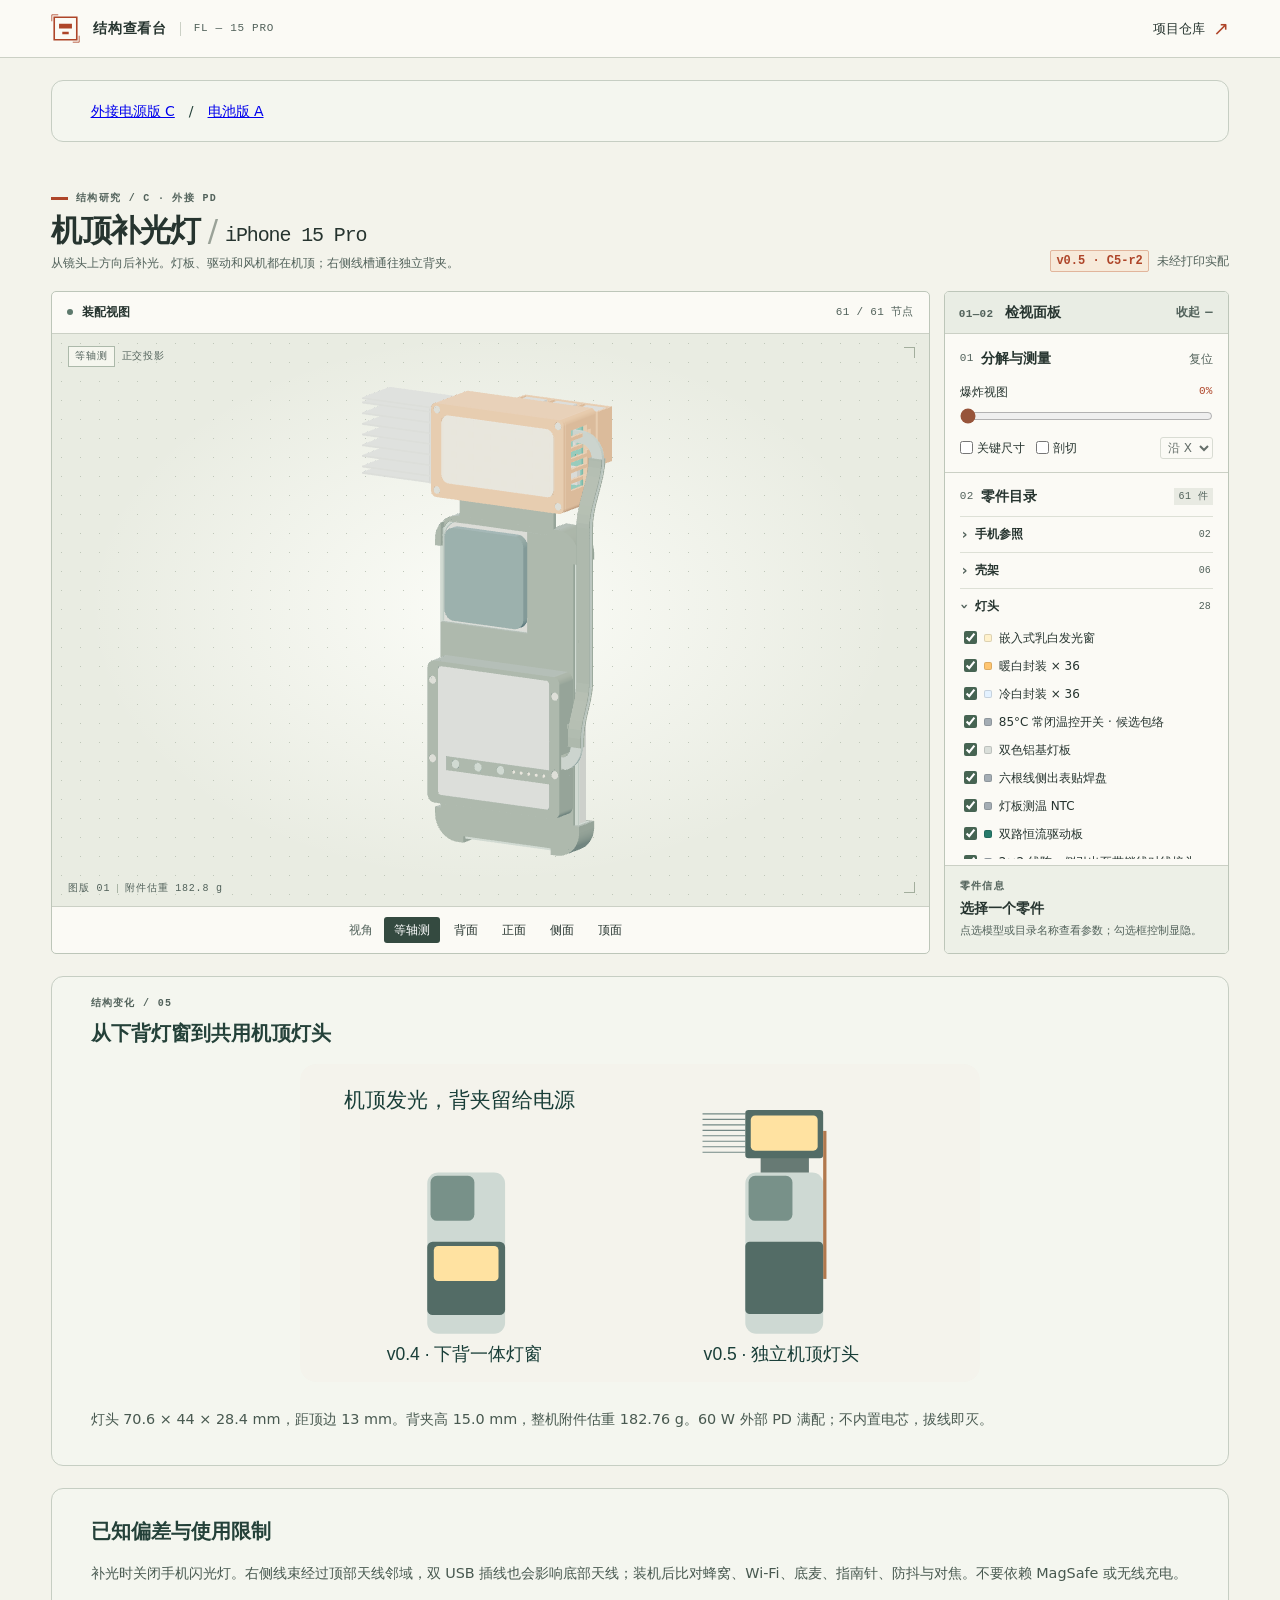
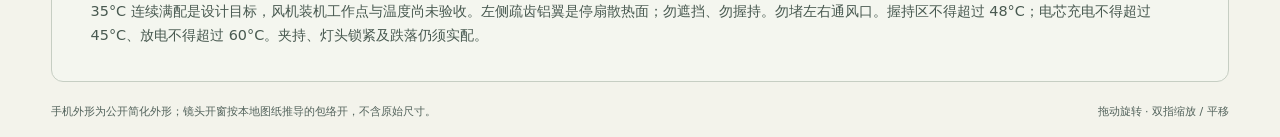
<file: web/index.html>
<!doctype html>
<html lang="zh-CN">
<head>
<meta charset="utf-8"><meta name="viewport" content="width=device-width,initial-scale=1">
<meta name="theme-color" content="#f5f4ee"><title>全贴合背夹补光灯 · 结构查看台</title>
<link rel="icon" href="data:,"><link rel="stylesheet" href="./style.css?v=C5-r2">
<script type="importmap">{"imports":{"three":"./vendor/three.module.js"}}</script>
</head>
<body>
<header class="mast">
  <div class="identity"><svg class="mark" viewBox="0 0 36 36" aria-hidden="true"><path d="M4 4h28v28H4z" fill="none" stroke="currentColor" stroke-width="2"/><path d="M10 12h16v6H10zM14 22h8v3h-8z" fill="currentColor"/><path d="M1 9V1h8m18 34h8v-8" fill="none" stroke="currentColor"/></svg><span>结构查看台</span><i></i><span class="project-id">FL — 15 PRO</span></div>
  <a href="https://github.com/jodancain/fill-light-15pro" target="_blank" rel="noopener noreferrer" class="repo">项目仓库 <span aria-hidden="true">↗</span></a>
</header>
<main>
  <nav class="options" aria-label="版本切换"><a href="./index.html?v=C5-r2">外接电源版 C</a>　/　<a href="./battery.html?v=A5-r2">电池版 A</a></nav>
  <section class="intro"><div><div class="eyebrow"><i></i> 结构研究 / C · 外接 PD</div><h1>机顶补光灯<span> / </span><small>iPhone 15 Pro</small></h1><p>从镜头上方向后补光。灯板、驱动和风机都在机顶；右侧线槽通往独立背夹。</p></div><div class="revision"><span>v0.5 · C5-r2</span> 未经打印实配</div></section>
  <div class="workbench">
    <section class="viewport" aria-label="三维装配视图">
      <div class="viewbar"><div><span class="live-dot"></span><strong>装配视图</strong></div><span class="mono" id="vis-count">— / —</span></div>
      <div id="stage">
        <canvas id="canvas" tabindex="0" aria-label="三维模型：拖动旋转，滚轮或双指缩放，右键或双指平移"></canvas>
        <svg id="annotations" aria-hidden="true"></svg>
        <div class="stage-legend"><span id="view-title">等轴测</span><span id="projection">正交投影</span></div>
        <div class="registration reg-a"></div><div class="registration reg-b"></div>
        <div id="status" role="status">正在载入结构模型…</div>
        <div class="plate"><span>图版 01</span><i></i><span id="weight">装配研究</span></div>
        <div id="picked" hidden></div>
      </div>
      <nav id="views" aria-label="预设视角"><span class="tool-label">视角</span>
        <button data-view="iso" aria-pressed="true">等轴测</button><button data-view="back">背面</button><button data-view="front">正面</button><button data-view="side">侧面</button><button data-view="top">顶面</button>
      </nav>
    </section>
    <aside class="panel" id="panel">
      <button class="panel-head" id="panel-toggle" aria-controls="panel-body" aria-expanded="true"><span><span class="sect-no">01—02</span> 检视面板</span><span class="fold">收起 −</span></button>
      <div id="panel-body">
        <section class="tools"><div class="section-title"><span class="sect-no">01</span><h2>分解与测量</h2><button id="reset">复位</button></div>
          <label class="range-label" for="explode">爆炸视图 <output id="explode-val" for="explode">0%</output></label>
          <input id="explode" type="range" min="0" max="100" step="1" value="0">
          <div class="switches"><label><input id="dims" type="checkbox"> 关键尺寸</label><label><input id="clip" type="checkbox"> 剖切</label>
          <select aria-label="剖切轴" id="axis" disabled><option value="x">沿 X</option><option value="y">沿 Y</option></select></div>
          <div id="slice" hidden><label class="range-label" for="cut-pos">剖切位置 <output id="cut-val">— mm</output></label><input id="cut-pos" type="range" step=".1"></div>
        </section>
        <section class="inventory"><div class="section-title"><span class="sect-no">02</span><h2>零件目录</h2><span id="part-count" class="count">—</span></div>
          <div id="groups"></div>
        </section>
        <section id="detail" aria-live="polite"><div class="eyebrow">零件信息</div><strong>选择一个零件</strong><p>点选模型或目录名称查看参数；勾选框控制显隐。</p></section>
      </div>
    </aside>
  </div>
  <section class="options"><div class="eyebrow">结构变化 / 05</div><h2>从下背灯窗到共用机顶灯头</h2><figure class="compare-image"><img src="./models/comparison05.svg?v=C5-r2" alt="同尺度示意：v0.4 灯窗在下背面，v0.5 在手机上方，右侧走线。"></figure><p>灯头 70.6 × 44 × 28.4 mm，距顶边 13 mm。背夹高 15.0 mm，整机附件估重 182.76 g。60 W 外部 PD 满配；不内置电芯，拔线即灭。</p></section>
  <section class="options"><h2>已知偏差与使用限制</h2><p>补光时关闭手机闪光灯。右侧线束经过顶部天线邻域，双 USB 插线也会影响底部天线；装机后比对蜂窝、Wi-Fi、底麦、指南针、防抖与对焦。不要依赖 MagSafe 或无线充电。</p><p>35°C 连续满配是设计目标，风机装机工作点与温度尚未验收。左侧疏齿铝翼是停扇散热面；勿遮挡、勿握持。勿堵左右通风口。握持区不得超过 48°C；电芯充电不得超过 45°C、放电不得超过 60°C。夹持、灯头锁紧及跌落仍须实配。</p></section>
  <footer><span>手机外形为公开简化外形；镜头开窗按本地图纸推导的包络开，不含原始尺寸。</span><span>拖动旋转 · 双指缩放 / 平移</span></footer>
</main>
<script type="module" src="./app.js?v=C5-r2"></script>
</body></html>
</file>
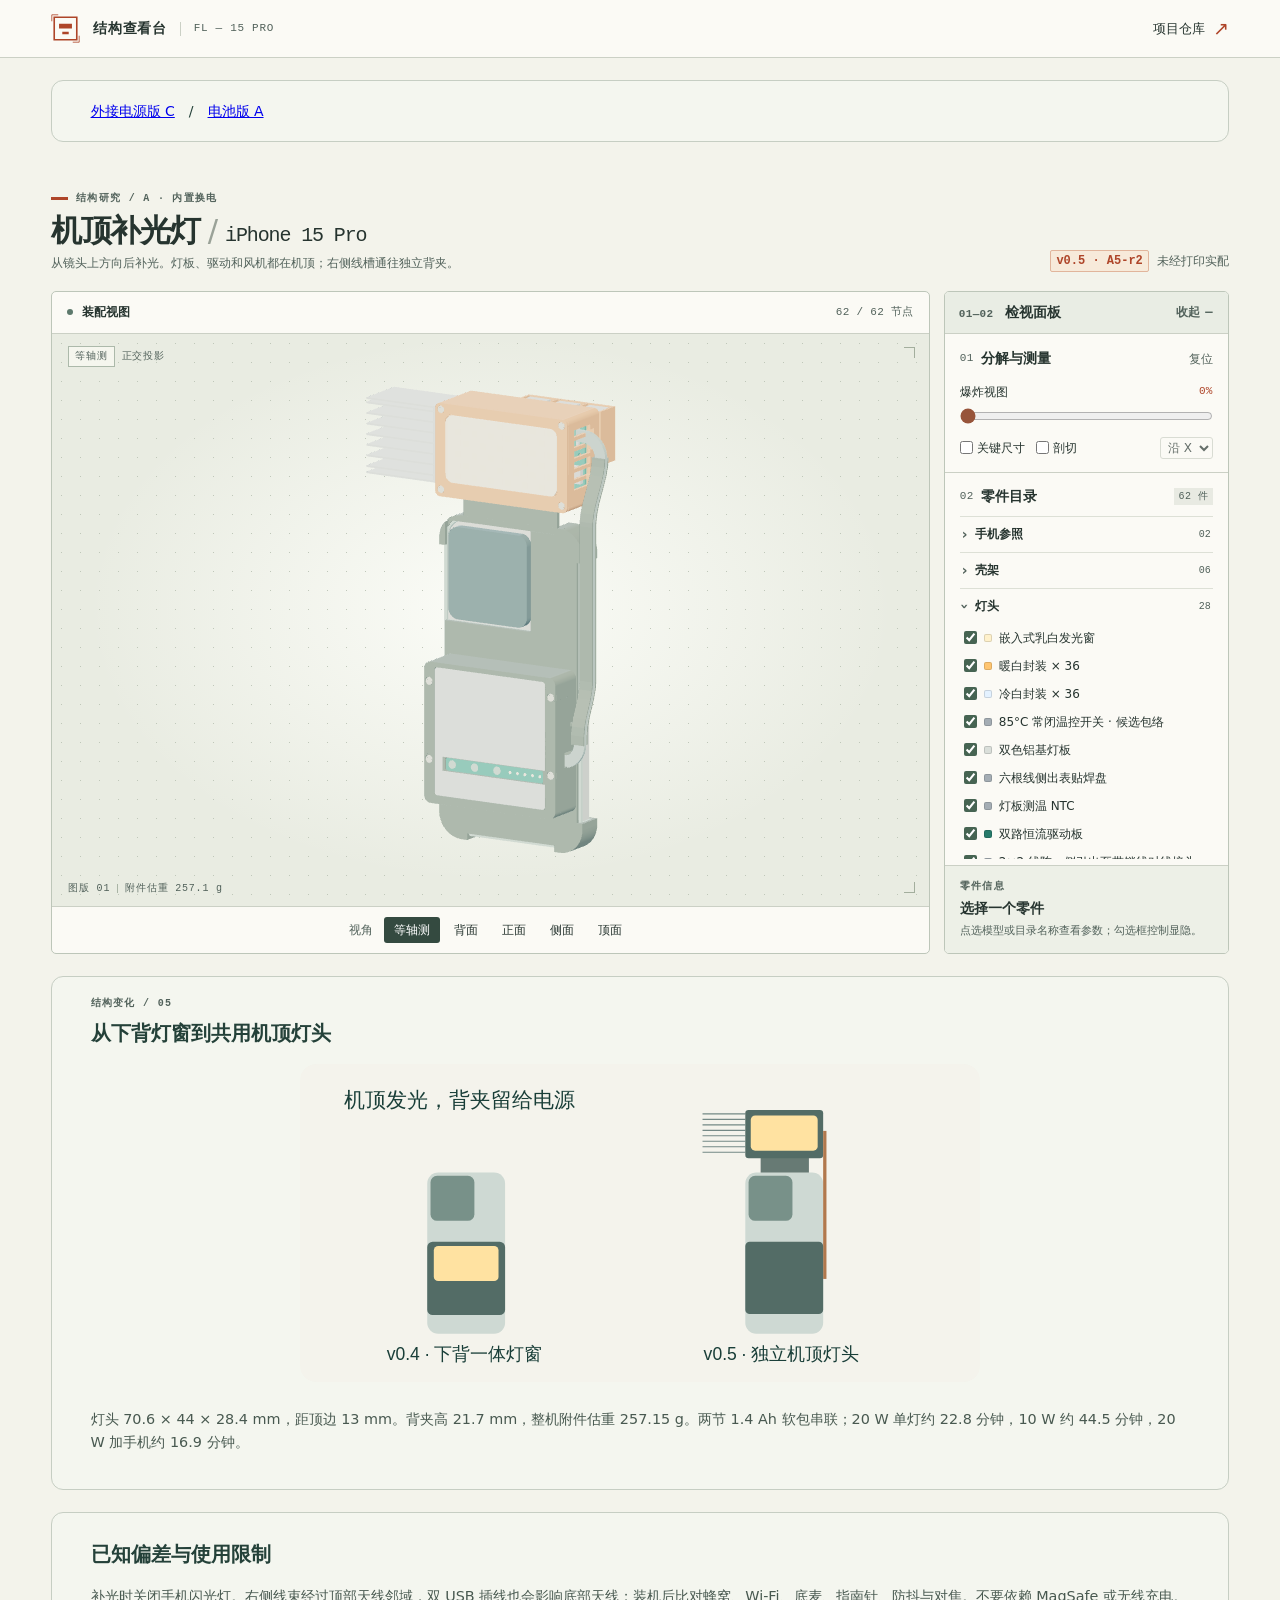
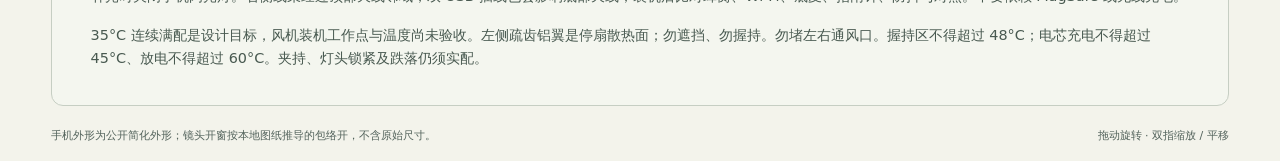
<file: web/battery.html>
<!doctype html>
<html lang="zh-CN">
<head>
<meta charset="utf-8"><meta name="viewport" content="width=device-width,initial-scale=1">
<meta name="theme-color" content="#f5f4ee"><title>全贴合背夹补光灯 · 结构查看台</title>
<link rel="icon" href="data:,"><link rel="stylesheet" href="./style.css?v=A5-r2">
<script type="importmap">{"imports":{"three":"./vendor/three.module.js"}}</script>
</head>
<body>
<header class="mast">
  <div class="identity"><svg class="mark" viewBox="0 0 36 36" aria-hidden="true"><path d="M4 4h28v28H4z" fill="none" stroke="currentColor" stroke-width="2"/><path d="M10 12h16v6H10zM14 22h8v3h-8z" fill="currentColor"/><path d="M1 9V1h8m18 34h8v-8" fill="none" stroke="currentColor"/></svg><span>结构查看台</span><i></i><span class="project-id">FL — 15 PRO</span></div>
  <a href="https://github.com/jodancain/fill-light-15pro" target="_blank" rel="noopener noreferrer" class="repo">项目仓库 <span aria-hidden="true">↗</span></a>
</header>
<main>
  <nav class="options" aria-label="版本切换"><a href="./index.html?v=C5-r2">外接电源版 C</a>　/　<a href="./battery.html?v=A5-r2">电池版 A</a></nav>
  <section class="intro"><div><div class="eyebrow"><i></i> 结构研究 / A · 内置换电</div><h1>机顶补光灯<span> / </span><small>iPhone 15 Pro</small></h1><p>从镜头上方向后补光。灯板、驱动和风机都在机顶；右侧线槽通往独立背夹。</p></div><div class="revision"><span>v0.5 · A5-r2</span> 未经打印实配</div></section>
  <div class="workbench">
    <section class="viewport" aria-label="三维装配视图">
      <div class="viewbar"><div><span class="live-dot"></span><strong>装配视图</strong></div><span class="mono" id="vis-count">— / —</span></div>
      <div id="stage">
        <canvas id="canvas" tabindex="0" aria-label="三维模型：拖动旋转，滚轮或双指缩放，右键或双指平移"></canvas>
        <svg id="annotations" aria-hidden="true"></svg>
        <div class="stage-legend"><span id="view-title">等轴测</span><span id="projection">正交投影</span></div>
        <div class="registration reg-a"></div><div class="registration reg-b"></div>
        <div id="status" role="status">正在载入结构模型…</div>
        <div class="plate"><span>图版 01</span><i></i><span id="weight">装配研究</span></div>
        <div id="picked" hidden></div>
      </div>
      <nav id="views" aria-label="预设视角"><span class="tool-label">视角</span>
        <button data-view="iso" aria-pressed="true">等轴测</button><button data-view="back">背面</button><button data-view="front">正面</button><button data-view="side">侧面</button><button data-view="top">顶面</button>
      </nav>
    </section>
    <aside class="panel" id="panel">
      <button class="panel-head" id="panel-toggle" aria-controls="panel-body" aria-expanded="true"><span><span class="sect-no">01—02</span> 检视面板</span><span class="fold">收起 −</span></button>
      <div id="panel-body">
        <section class="tools"><div class="section-title"><span class="sect-no">01</span><h2>分解与测量</h2><button id="reset">复位</button></div>
          <label class="range-label" for="explode">爆炸视图 <output id="explode-val" for="explode">0%</output></label>
          <input id="explode" type="range" min="0" max="100" step="1" value="0">
          <div class="switches"><label><input id="dims" type="checkbox"> 关键尺寸</label><label><input id="clip" type="checkbox"> 剖切</label>
          <select aria-label="剖切轴" id="axis" disabled><option value="x">沿 X</option><option value="y">沿 Y</option></select></div>
          <div id="slice" hidden><label class="range-label" for="cut-pos">剖切位置 <output id="cut-val">— mm</output></label><input id="cut-pos" type="range" step=".1"></div>
        </section>
        <section class="inventory"><div class="section-title"><span class="sect-no">02</span><h2>零件目录</h2><span id="part-count" class="count">—</span></div>
          <div id="groups"></div>
        </section>
        <section id="detail" aria-live="polite"><div class="eyebrow">零件信息</div><strong>选择一个零件</strong><p>点选模型或目录名称查看参数；勾选框控制显隐。</p></section>
      </div>
    </aside>
  </div>
  <section class="options"><div class="eyebrow">结构变化 / 05</div><h2>从下背灯窗到共用机顶灯头</h2><figure class="compare-image"><img src="./models/comparison05.svg?v=A5-r2" alt="同尺度示意：v0.4 灯窗在下背面，v0.5 在手机上方，右侧走线。"></figure><p>灯头 70.6 × 44 × 28.4 mm，距顶边 13 mm。背夹高 21.7 mm，整机附件估重 257.15 g。两节 1.4 Ah 软包串联；20 W 单灯约 22.8 分钟，10 W 约 44.5 分钟，20 W 加手机约 16.9 分钟。</p></section>
  <section class="options"><h2>已知偏差与使用限制</h2><p>补光时关闭手机闪光灯。右侧线束经过顶部天线邻域，双 USB 插线也会影响底部天线；装机后比对蜂窝、Wi-Fi、底麦、指南针、防抖与对焦。不要依赖 MagSafe 或无线充电。</p><p>35°C 连续满配是设计目标，风机装机工作点与温度尚未验收。左侧疏齿铝翼是停扇散热面；勿遮挡、勿握持。勿堵左右通风口。握持区不得超过 48°C；电芯充电不得超过 45°C、放电不得超过 60°C。夹持、灯头锁紧及跌落仍须实配。</p></section>
  <footer><span>手机外形为公开简化外形；镜头开窗按本地图纸推导的包络开，不含原始尺寸。</span><span>拖动旋转 · 双指缩放 / 平移</span></footer>
</main>
<script type="module" src="./app_battery.js?v=A5-r2"></script>
</body></html>
</file>
<file: web/style.css>
:root{color-scheme:light;--ink:#26342f;--sub:#52625b;--line:#cbd0c5;--accent:#ae4529;--paper:#fbfaf5;--mono:ui-monospace,SFMono-Regular,Consolas,monospace}*{box-sizing:border-box}body{margin:0;background:#f3f3eb;color:var(--ink);font:14px/1.5 system-ui,-apple-system,"PingFang SC","Microsoft YaHei",sans-serif}button,select,input{font:inherit}button,select{color:inherit;cursor:pointer}button{border:0;background:none}button:focus-visible,summary:focus-visible,a:focus-visible,input:focus-visible,select:focus-visible,canvas:focus-visible{outline:2px solid var(--accent);outline-offset:2px}button:disabled{opacity:.5;cursor:default}.mast{height:58px;padding:0 clamp(16px,4vw,72px);border-bottom:1px solid var(--line);display:flex;align-items:center;justify-content:space-between;background:var(--paper)}.identity,.repo,.eyebrow,.revision,.panel-head,.section-title,.stage-legend,.viewbar,.range-label,footer,.plate,.viewbar>div{display:flex;align-items:center}.identity{gap:13px;font-weight:650;letter-spacing:.05em}.identity i,.plate i{width:1px;height:14px;background:var(--line)}.mark{width:29px;color:var(--accent)}.project-id,.mono,.sect-no,.count,output,.plate,.stage-legend,.eyebrow,.revision span{font-family:var(--mono)}.project-id{font-size:11px;color:var(--sub);font-weight:500}.repo{text-decoration:none;color:var(--ink);gap:8px;font-size:13px}.repo span{color:var(--accent);font-size:19px}.repo:hover,.panel-head:hover .fold,#reset:hover{color:var(--accent)}
main{max-width:1610px;margin:auto;padding:0 clamp(16px,4vw,72px) 16px}.intro{display:flex;justify-content:space-between;align-items:flex-end;gap:16px;padding:clamp(17px,3vh,37px) 0 19px}.eyebrow{color:var(--sub);font-size:10px;letter-spacing:.13em;font-weight:620;gap:8px}.eyebrow i{display:inline-block;width:17px;height:3px;background:var(--accent)}.eyebrow b{color:#9ba79d}.intro h1{margin:5px 0 2px;font-size:clamp(25px,2.4vw,38px);line-height:1.25;letter-spacing:-.045em;font-weight:680}.intro h1 span{font-weight:300;color:#9aa298}.intro small{font:450 .65em var(--mono);letter-spacing:-.055em}.intro p,footer{color:var(--sub);font-size:12px}.intro p{margin:4px 0 0}.revision{font-size:12px;gap:8px;white-space:nowrap;color:var(--sub)}.revision span{font-weight:bold;color:var(--accent);border:1px solid #e1b59c;border-radius:2px;background:#f7eada;padding:1px 5px}.revision i,.live-dot{width:6px;height:6px;border-radius:50%;background:#b57140}
.workbench{display:grid;grid-template-columns:minmax(0,1fr) minmax(285px,22vw);gap:14px;align-items:start}.viewport,.panel{min-width:0;background:var(--paper);border:1px solid #bdc6b9;border-radius:5px;overflow:hidden}.viewport{display:grid;grid-template-rows:42px minmax(0,1fr) auto;height:clamp(480px,calc(100dvh - 237px),940px)}.viewbar{padding:0 15px;justify-content:space-between;border-bottom:1px solid var(--line)}.viewbar>div{gap:9px}.viewbar strong,.range-label,.tool-label{font-size:12px}.live-dot{background:#5d796c}.mono,.sect-no,.count,output{font-size:11px;letter-spacing:.03em}.mono,.sect-no,.count{color:var(--sub)}
#stage{position:relative;min-height:0;isolation:isolate;background-color:#e9ece2;background-image:radial-gradient(#bfc7b9 .8px,transparent .9px),radial-gradient(ellipse at 50% 48%,#fbfcf7,transparent 65%);background-size:19px 19px,100% 100%}#canvas,#annotations{position:absolute;inset:0;width:100%;height:100%;display:block}#canvas{touch-action:none;cursor:grab}#canvas:active{cursor:grabbing}#annotations,.registration,.stage-legend,.plate{pointer-events:none}#annotations{overflow:hidden}.stage-legend,.plate{position:absolute;gap:7px;z-index:2;color:var(--sub);font-size:10px;letter-spacing:.08em}.stage-legend{left:16px;top:12px}.stage-legend span:first-child{padding:2px 6px;border:1px solid #acb9aa;background:#f5f6ee}.plate{bottom:10px;left:16px}.plate i{height:9px;background:#a9b4a5}.registration{position:absolute;width:11px;height:11px;border:solid #a3ae9d}.reg-a{top:13px;right:14px;border-width:1px 1px 0 0}.reg-b{bottom:13px;right:14px;border-width:0 1px 1px 0}#status{position:absolute;inset:auto 10% 43%;background:var(--paper);border:1px solid var(--line);padding:12px 16px;text-align:center;font-size:13px;border-radius:3px}#views{display:flex;gap:4px;align-items:center;justify-content:center;flex-wrap:wrap;padding:10px 5px;border-top:1px solid var(--line)}#views button,.switches select{border-radius:3px;padding:4px 10px;font-size:12px}.tool-label{color:var(--sub);margin-right:7px}#views button:hover{background:#e9ede4}#views button[aria-pressed=true]{color:#fff;background:#344a40}.panel-head{width:100%;height:42px;padding:0 14px;justify-content:space-between;background:#e9ede4;border-bottom:1px solid var(--line);text-align:left;font-weight:640}.panel-head .sect-no{margin-right:7px}.fold,#reset{font-size:12px;color:var(--sub)}#panel-body{display:flex;flex-direction:column;height:clamp(436px,calc(100dvh - 281px),896px)}[hidden],#panel-body[hidden]{display:none!important}.tools,.inventory,#detail{padding:13px 15px}.section-title{gap:7px}.section-title h2{font-size:14px;margin:0;font-weight:650}.section-title #reset,.count,.range-label output{margin-left:auto}#reset{padding:3px 0}.range-label{margin-top:12px}.range-label output{color:var(--accent)}input[type=range]{width:100%;margin:6px 0 2px;accent-color:#97543a;height:18px;cursor:pointer}.switches{display:flex;align-items:center;gap:11px;font-size:12px;margin-top:6px}.switches label{display:flex;align-items:center;gap:4px}.switches input,.vis{accent-color:#466452;margin:0}.switches select{margin-left:auto;border:1px solid var(--line);background:var(--paper);padding:2px 3px}.inventory{border-top:1px solid var(--line);flex:1;min-height:100px;display:flex;flex-direction:column;padding-bottom:6px}.count{font-size:10px;background:#e8eae2;padding:1px 5px}#groups{overflow:auto;overscroll-behavior:contain;margin-top:9px;scrollbar-width:thin}details{border-top:1px solid #dde0d6}summary{cursor:pointer;list-style:none;display:flex;align-items:center;gap:7px;padding:7px 2px;font-size:12px;font-weight:630}summary::-webkit-details-marker{display:none}summary:before{content:'›';color:var(--sub);font-size:14px}details[open]>summary:before{transform:rotate(90deg)}summary span{font:10px var(--mono);margin-left:auto;color:var(--sub)}.part{display:flex;align-items:center;gap:7px;padding:0 4px;border-radius:3px}.part.active{background:#f4e6d4}.part button{flex:1;text-align:left;font-size:12px;padding:5px 0;overflow-wrap:anywhere}.part button:hover{color:var(--accent)}.swatch{width:8px;height:8px;border-radius:2px;border:1px solid #0002}.vis{width:13px;height:13px;cursor:pointer}#detail{background:#edf0e7;border-top:1px solid var(--line)}#detail strong{display:block;font-size:14px;margin:4px 0}#detail p{margin:4px 0 0;font-size:11px;color:var(--sub)}#detail dl{display:grid;grid-template-columns:37px 1fr;margin:4px 0;font-size:11px;gap:2px 6px}#detail dt{color:var(--sub)}#detail dd{margin:0;font-family:var(--mono)}footer{align-items:flex-start;justify-content:space-between;gap:12px;margin-top:10px;font-size:11px}
@media(max-width:760px){main{padding:0 12px 15px}.mast{height:46px;padding:0 13px}.intro{align-items:flex-start;flex-direction:column;gap:6px;padding:14px 0 11px}.intro h1{margin:2px 0}.intro p{font-size:11px}.revision{font-size:10px}.workbench{grid-template-columns:minmax(0,1fr);gap:9px}.viewport{height:clamp(355px,58dvh,660px);grid-template-rows:34px minmax(0,1fr) auto}.viewbar{padding:0 10px}#views{padding:7px 2px;gap:2px}#views button{padding:4px 8px}.panel-head{height:39px}#panel-body{height:auto}.inventory{max-height:330px;min-height:140px}.stage-legend{left:11px;top:8px}.plate{left:11px;bottom:7px}footer{flex-direction:column;gap:3px}}@media(prefers-reduced-motion:reduce){*{scroll-behavior:auto}}

#picked{display:none}@media(max-width:760px){#picked:not([hidden]){display:block;position:absolute;bottom:25px;left:10px;right:10px;pointer-events:none;font-size:11px;line-height:1.45;color:#3a4339;background:#fbf9eef0;border-left:3px solid var(--accent);padding:5px 8px;overflow-wrap:anywhere}}
.options{margin:1.4rem 0;padding:1.2rem clamp(1rem,3vw,2.4rem);border:1px solid #c6cec3;border-radius:12px;background:#f4f6ef;color:#244139}.options h2{margin:.45rem 0 1rem;font-size:1.25rem}.options-grid{display:grid;grid-template-columns:repeat(3,minmax(0,1fr));gap:1.2rem}.options p{line-height:1.65;font-size:.9rem;color:#485950}.options article+article{border-left:1px solid #c4cfc6;padding-left:1.2rem}@media(max-width:700px){.options-grid{grid-template-columns:1fr;gap:.5rem}.options article+article{border-left:0;border-top:1px solid #c4cfc6;padding:.7rem 0 0}}

.compare-image{margin:.6rem 0 1.2rem;text-align:center}.compare-image img{width:min(100%,680px);height:auto;border-radius:8px}
.power-route{margin:1rem 0 0;padding:1rem 0 0;border-top:1px solid #c4cfc6;text-align:center}.power-route img{display:block;width:min(100%,620px);height:auto;margin:auto}.power-route figcaption{font-size:.78rem;margin:.5rem;color:var(--sub)}
</file>
